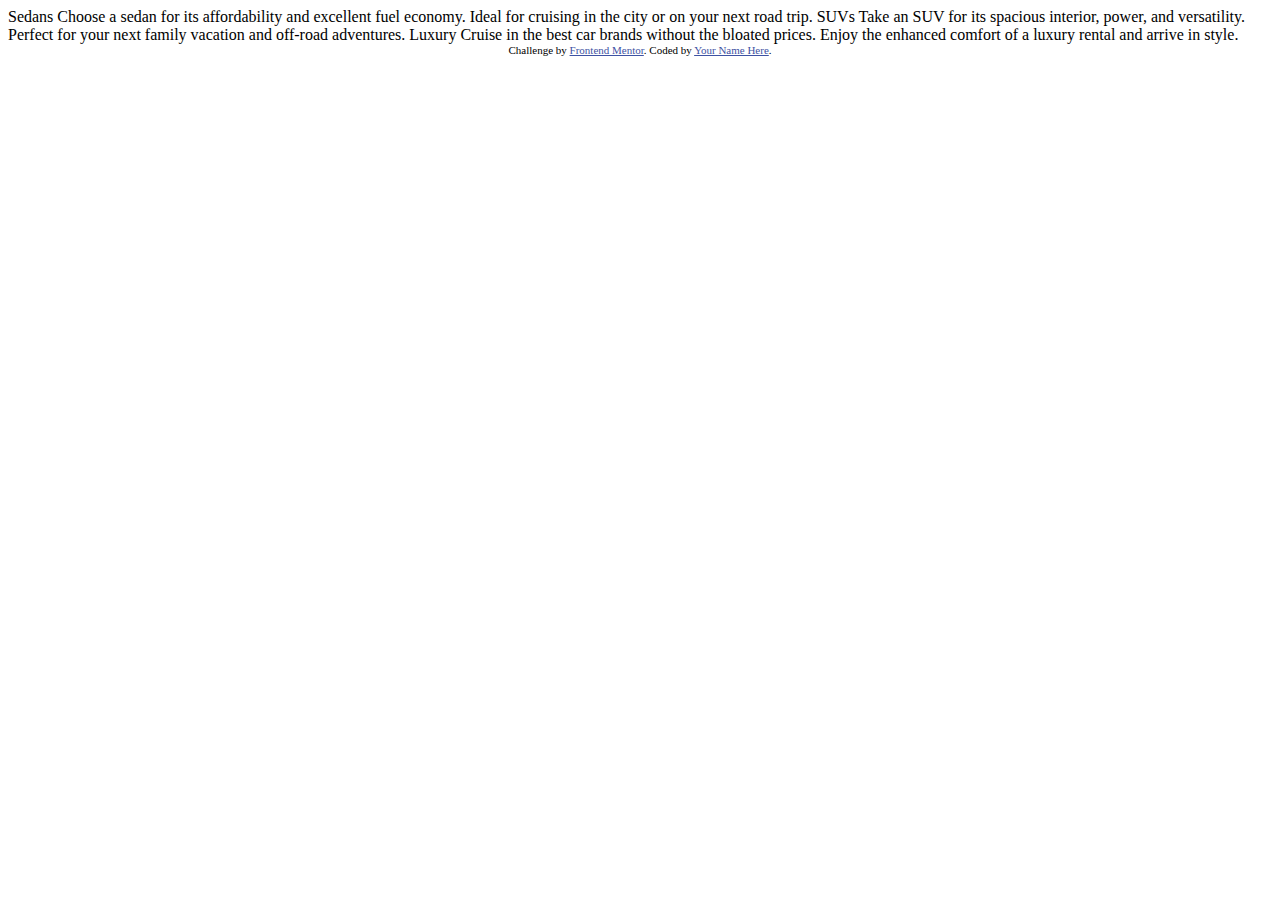
<file: 3-column-preview-card-component-main/index.html>
<!DOCTYPE html>
<html lang="en">
<head>
  <meta charset="UTF-8">
  <meta name="viewport" content="width=device-width, initial-scale=1.0"> <!-- displays site properly based on user's device -->

  <link rel="icon" type="image/png" sizes="32x32" href="./images/favicon-32x32.png">
  
  <title>Frontend Mentor | 3-column preview card component</title>

  <!-- Feel free to remove these styles or customise in your own stylesheet 👍 -->
  <style>
    .attribution { font-size: 11px; text-align: center; }
    .attribution a { color: hsl(228, 45%, 44%); }
  </style>
</head>
<body>
  
  Sedans
  Choose a sedan for its affordability and excellent fuel economy. Ideal for cruising in the city 
  or on your next road trip.

  SUVs
  Take an SUV for its spacious interior, power, and versatility. Perfect for your next family vacation 
  and off-road adventures.

  Luxury
  Cruise in the best car brands without the bloated prices. Enjoy the enhanced comfort of a luxury 
  rental and arrive in style.
  
  <div class="attribution">
    Challenge by <a href="https://www.frontendmentor.io?ref=challenge" target="_blank">Frontend Mentor</a>. 
    Coded by <a href="#">Your Name Here</a>.
  </div>
</body>
</html>
</file>
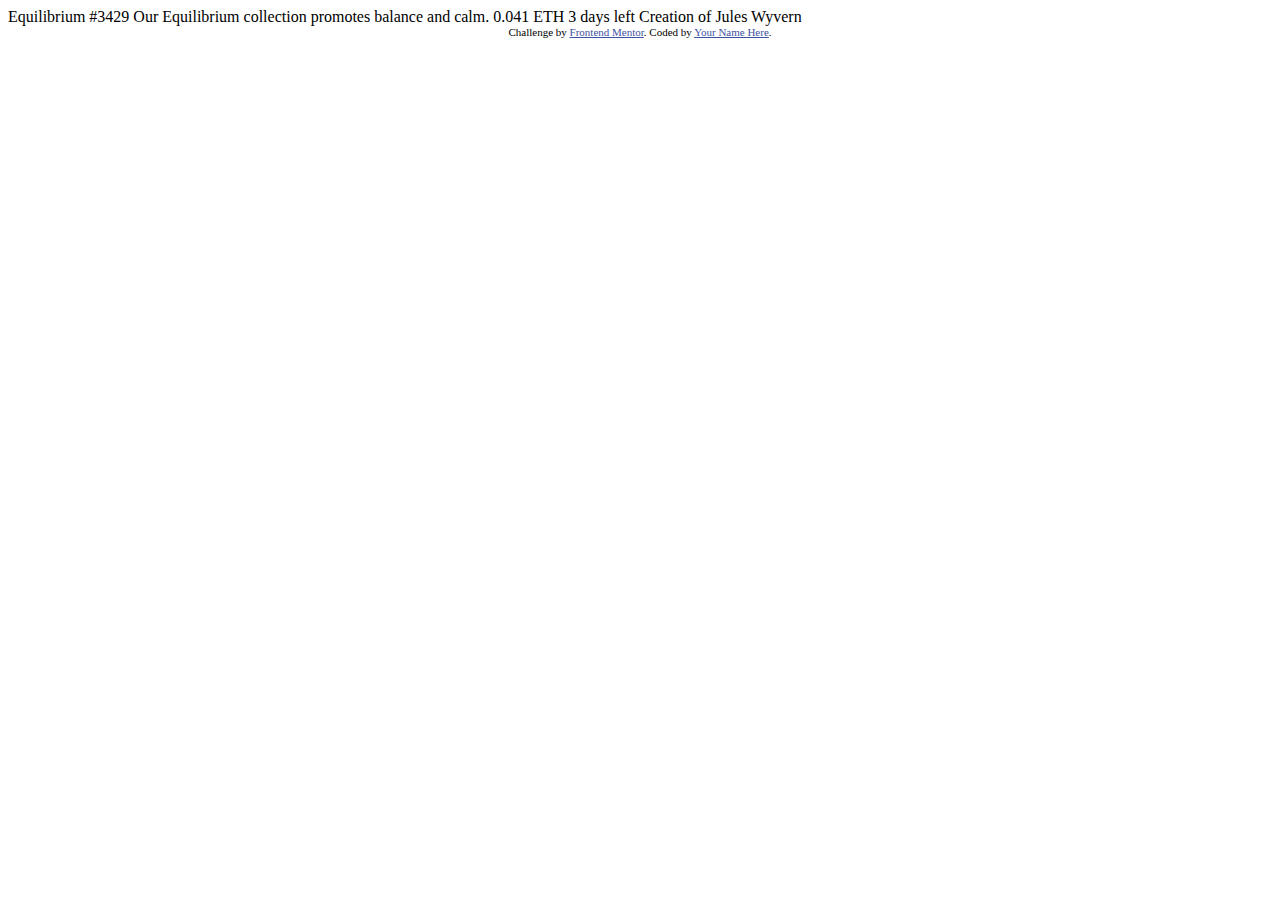
<file: nft-preview-card-component-main/index.html>
<!DOCTYPE html>
<html lang="en">
<head>
  <meta charset="UTF-8">
  <meta name="viewport" content="width=device-width, initial-scale=1.0"> <!-- displays site properly based on user's device -->

  <link rel="icon" type="image/png" sizes="32x32" href="./images/favicon-32x32.png">
  
  <title>Frontend Mentor | NFT preview card component</title>

  <!-- Feel free to remove these styles or customise in your own stylesheet 👍 -->
  <style>
    .attribution { font-size: 11px; text-align: center; }
    .attribution a { color: hsl(228, 45%, 44%); }
  </style>
</head>
<body>

  Equilibrium #3429

  Our Equilibrium collection promotes balance and calm.

  0.041 ETH
  3 days left
  
  Creation of Jules Wyvern

  <div class="attribution">
    Challenge by <a href="https://www.frontendmentor.io?ref=challenge" target="_blank">Frontend Mentor</a>. 
    Coded by <a href="#">Your Name Here</a>.
  </div>
</body>
</html>
</file>
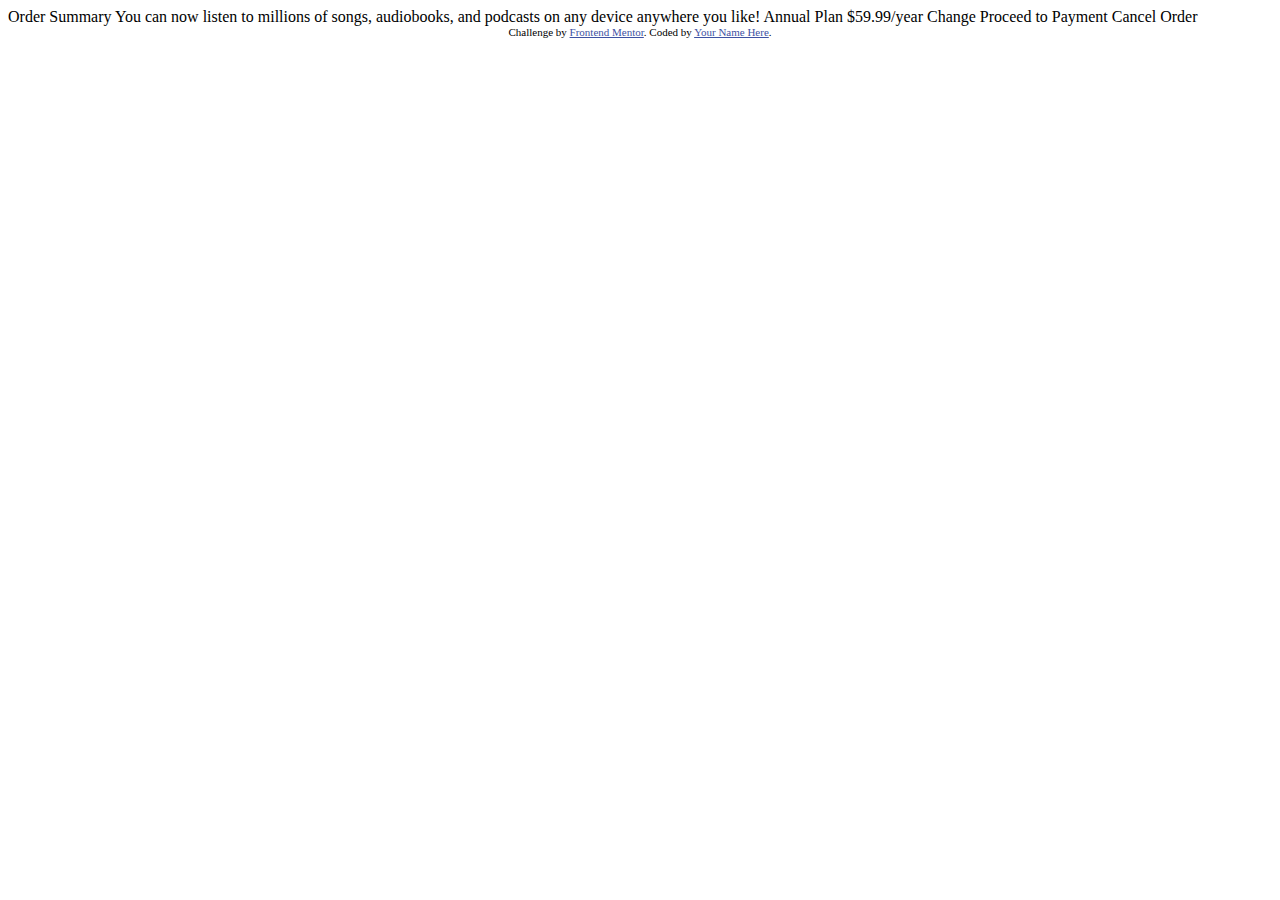
<file: order-summary-component-main/index.html>
<!DOCTYPE html>
<html lang="en">
<head>
  <meta charset="UTF-8">
  <meta name="viewport" content="width=device-width, initial-scale=1.0"> <!-- displays site properly based on user's device -->

  <link rel="icon" type="image/png" sizes="32x32" href="./images/favicon-32x32.png">
  
  <title>Frontend Mentor | Order summary card</title>

  <!-- Feel free to remove these styles or customise in your own stylesheet 👍 -->
  <style>
    .attribution { font-size: 11px; text-align: center; }
    .attribution a { color: hsl(228, 45%, 44%); }
  </style>
</head>
<body>

  Order Summary

  You can now listen to millions of songs, audiobooks, and podcasts on any 
  device anywhere you like!

  Annual Plan
  $59.99/year

  Change

  Proceed to Payment
  Cancel Order
  
  <div class="attribution">
    Challenge by <a href="https://www.frontendmentor.io?ref=challenge" target="_blank">Frontend Mentor</a>. 
    Coded by <a href="#">Your Name Here</a>.
  </div>
</body>
</html>
</file>
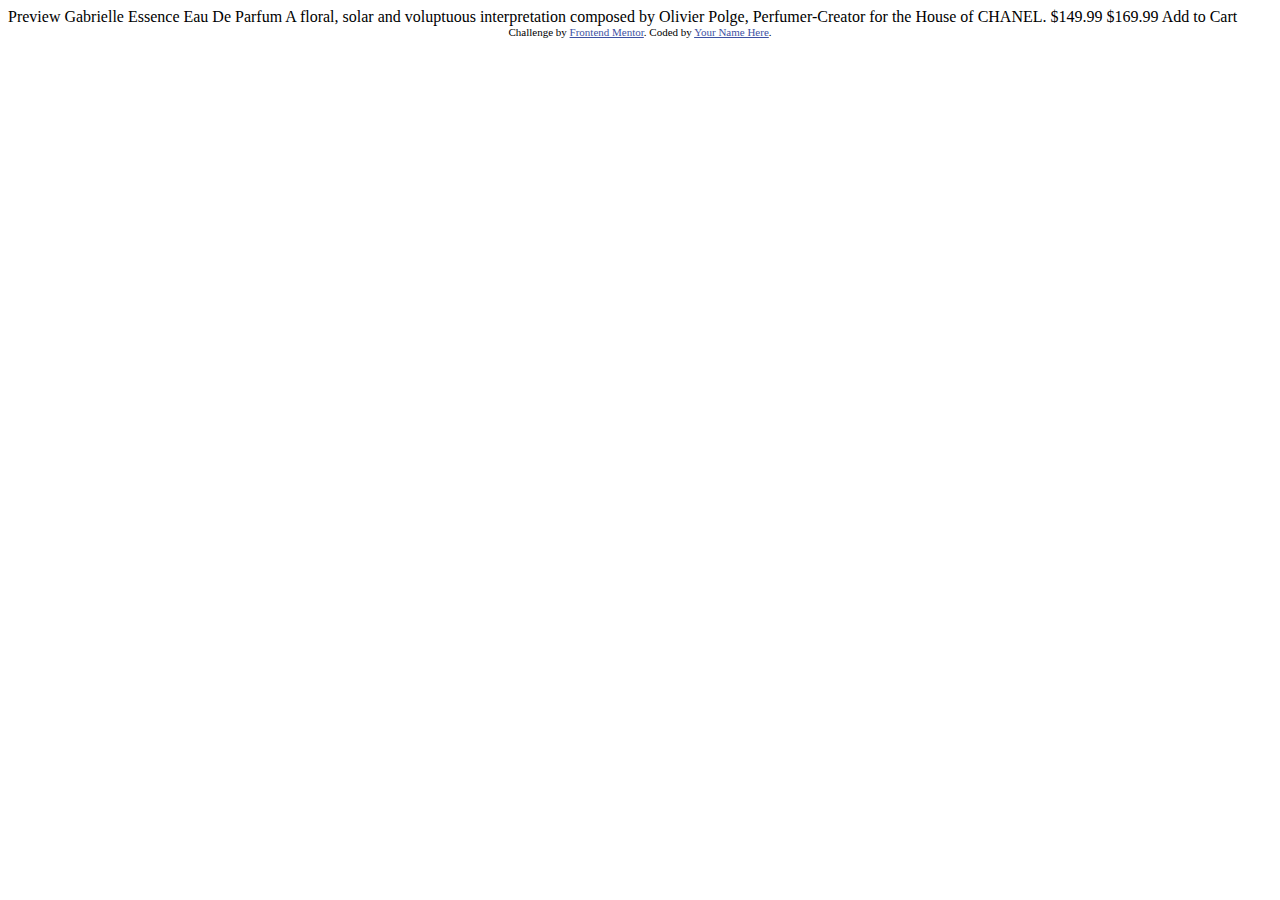
<file: product-preview-card-component-main/index.html>
<!DOCTYPE html>
<html lang="en">
<head>
  <meta charset="UTF-8">
  <meta name="viewport" content="width=device-width, initial-scale=1.0"> <!-- displays site properly based on user's device -->

  <link rel="icon" type="image/png" sizes="32x32" href="./images/favicon-32x32.png">
  
  <title>Frontend Mentor | Product preview card component</title>

  <!-- Feel free to remove these styles or customise in your own stylesheet 👍 -->
  <style>
    .attribution { font-size: 11px; text-align: center; }
    .attribution a { color: hsl(228, 45%, 44%); }
  </style>
</head>
<body>

  Preview

  Gabrielle Essence Eau De Parfum

  A floral, solar and voluptuous interpretation composed by Olivier Polge, 
  Perfumer-Creator for the House of CHANEL.

  $149.99
  $169.99

  Add to Cart
  
  <div class="attribution">
    Challenge by <a href="https://www.frontendmentor.io?ref=challenge" target="_blank">Frontend Mentor</a>. 
    Coded by <a href="#">Your Name Here</a>.
  </div>
</body>
</html>
</file>
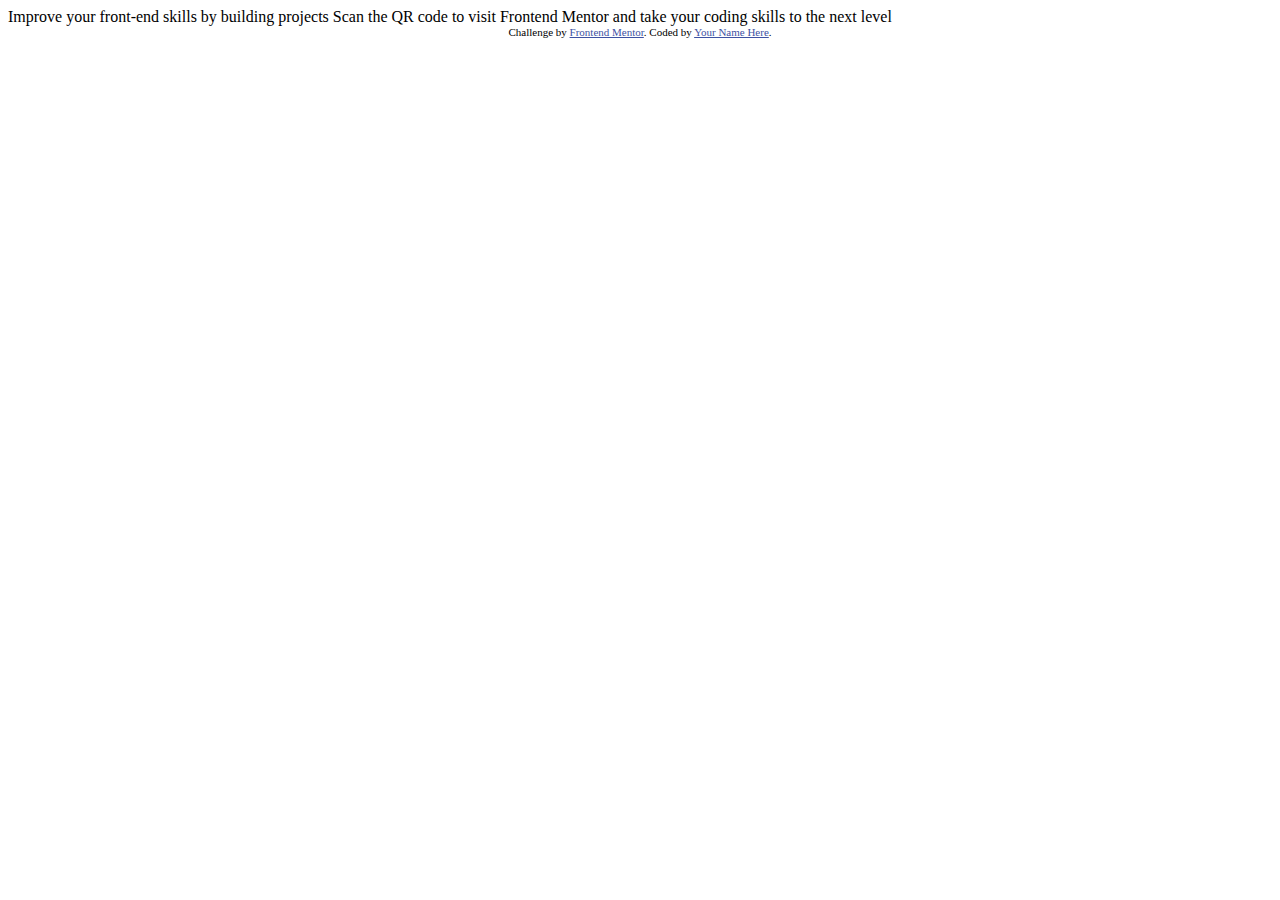
<file: qr-code-component-main/index.html>
<!DOCTYPE html>
<html lang="en">
<head>
  <meta charset="UTF-8">
  <meta name="viewport" content="width=device-width, initial-scale=1.0"> <!-- displays site properly based on user's device -->

  <link rel="icon" type="image/png" sizes="32x32" href="./images/favicon-32x32.png">
  
  <title>Frontend Mentor | QR code component</title>

  <!-- Feel free to remove these styles or customise in your own stylesheet 👍 -->
  <style>
    .attribution { font-size: 11px; text-align: center; }
    .attribution a { color: hsl(228, 45%, 44%); }
  </style>
</head>
<body>

  Improve your front-end skills by building projects

  Scan the QR code to visit Frontend Mentor and take your coding skills to the next level
  
  <div class="attribution">
    Challenge by <a href="https://www.frontendmentor.io?ref=challenge" target="_blank">Frontend Mentor</a>. 
    Coded by <a href="#">Your Name Here</a>.
  </div>
</body>
</html>
</file>
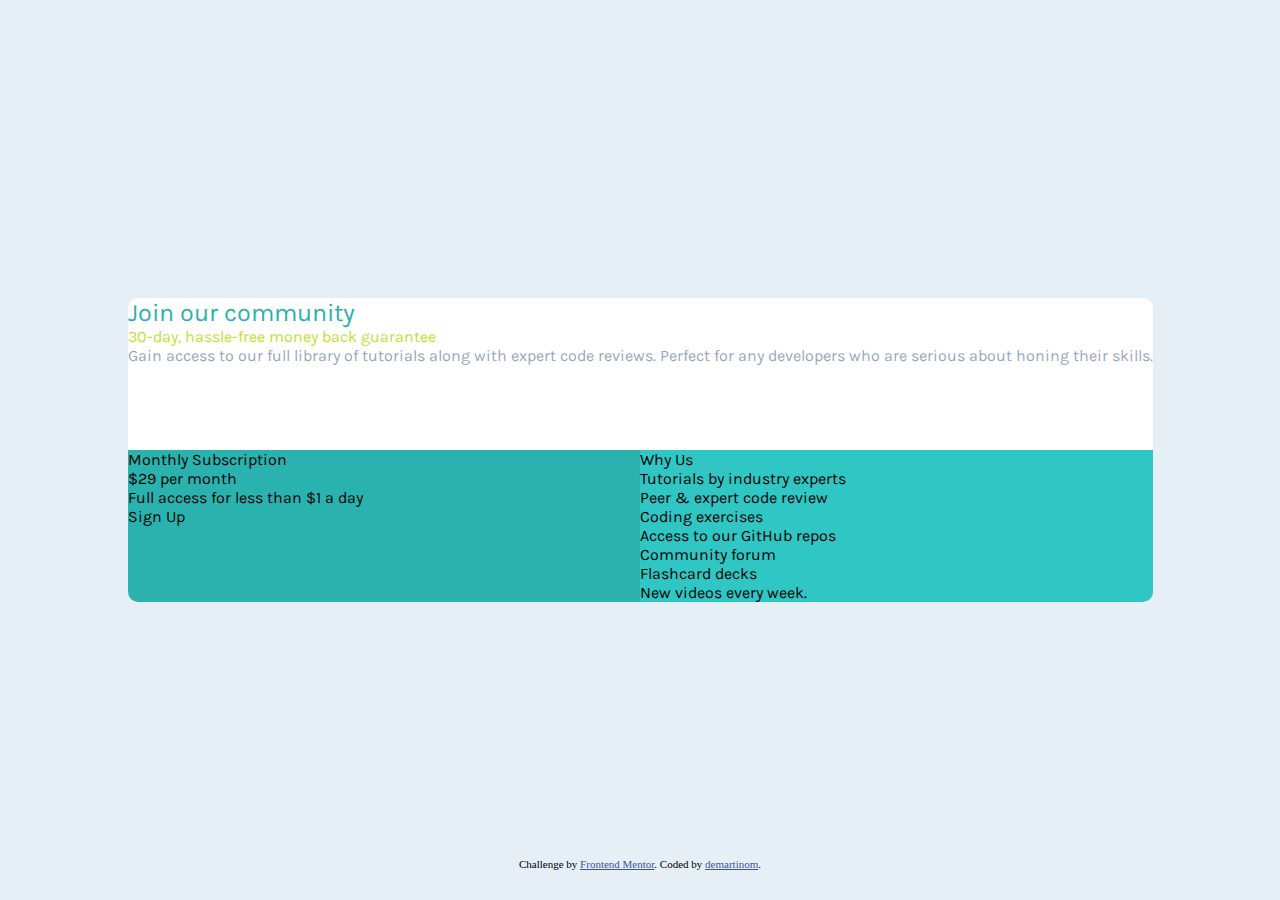
<file: single-price-grid-component-master/index.html>
<!DOCTYPE html>
<html lang="en">
  <head>
    <meta charset="UTF-8" />
    <meta name="viewport" content="width=device-width, initial-scale=1.0" />
    <!-- displays site properly based on user's device -->

    <link
      rel="icon"
      type="image/png"
      sizes="32x32"
      href="./images/favicon-32x32.png"
    />

    <title>Frontend Mentor | Single Price Grid Component</title>
    <link rel="stylesheet" href="CSS_Sass/style.css" />
    <!-- Feel free to remove these styles or customise in your own stylesheet 👍 -->
  </head>
  <body>
    <main>
      <div class="container__main">
        <div class="container__1">
          <p class="header">Join our community</p>
          <p class="sub-header">30-day, hassle-free money back guarantee</p>
          <p class="body">
            Gain access to our full library of tutorials along with expert code
            reviews. Perfect for any developers who are serious about honing
            their skills.
          </p>
        </div>
        <div class="container__2">
          <p class="header">Monthly Subscription</p>
          <p class="price">$29 <span>per month</span></p>
          <p class="body">Full access for less than $1 a day</p>
          <div class="button">Sign Up</div>
        </div>
        <div class="container__3">
          <p class="header">Why Us</p>
          <ul class="list">
            <li>Tutorials by industry experts</li>
            <li>Peer & expert code review</li>
            <li>Coding exercises</li>
            <li>Access to our GitHub repos</li>
            <li>Community forum</li>
            <li>Flashcard decks</li>
            <li>New videos every week.</li>
          </ul>
        </div>
      </div>
    </main>
    <footer>
      <p class="attribution">
        Challenge by
        <a href="https://www.frontendmentor.io?ref=challenge" target="_blank"
          >Frontend Mentor</a
        >. Coded by <a href="#">demartinom</a>.
      </p>
    </footer>
  </body>
</html>
</file>
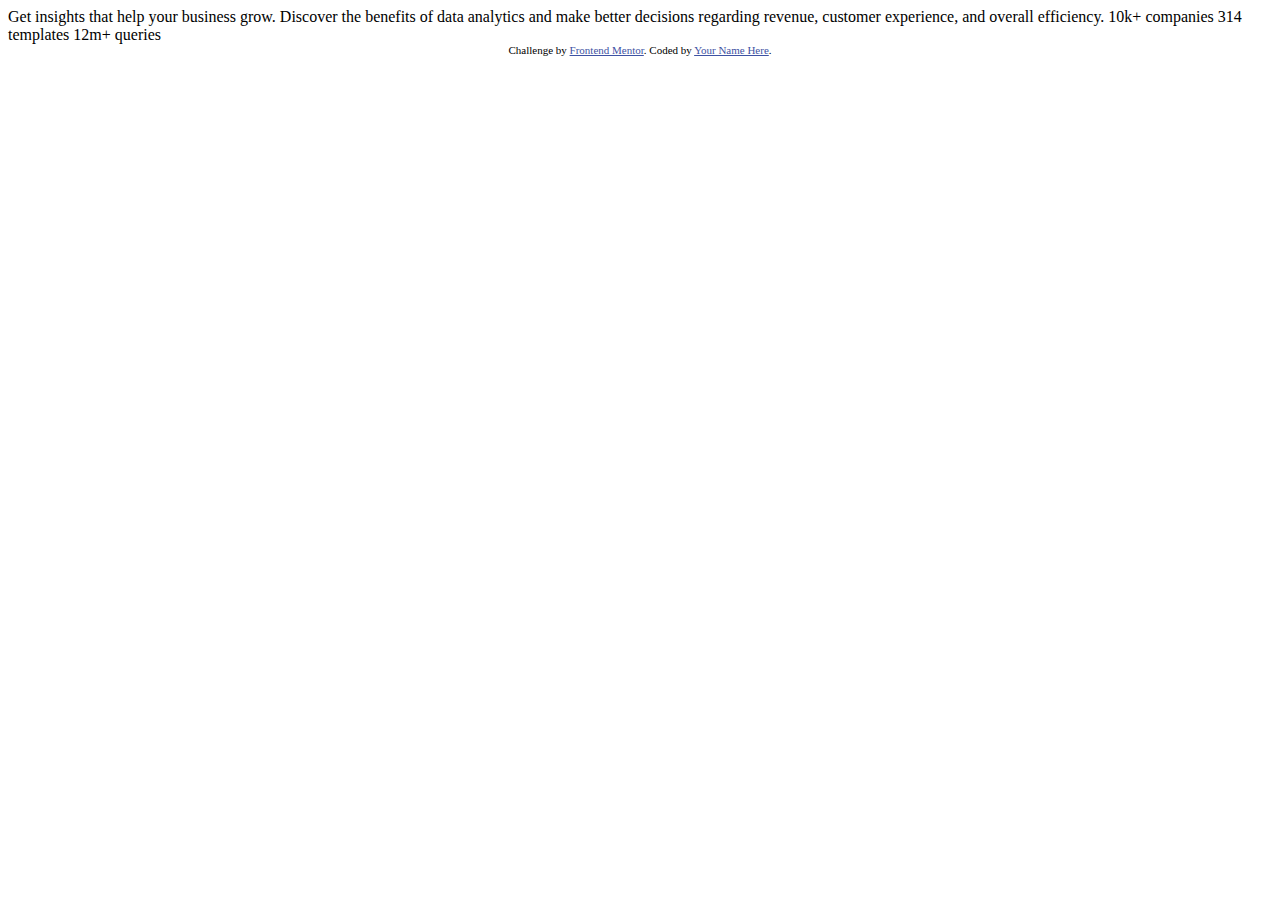
<file: stats-preview-card-component-main/index.html>
<!DOCTYPE html>
<html lang="en">
<head>
  <meta charset="UTF-8">
  <meta name="viewport" content="width=device-width, initial-scale=1.0"> <!-- displays site properly based on user's device -->

  <link rel="icon" type="image/png" sizes="32x32" href="./images/favicon-32x32.png">
  
  <title>Frontend Mentor | Stats preview card component</title>

  <!-- Feel free to remove these styles or customise in your own stylesheet 👍 -->
  <style>
    .attribution { font-size: 11px; text-align: center; }
    .attribution a { color: hsl(228, 45%, 44%); }
  </style>
</head>
<body>

  Get insights that help your business grow.

  Discover the benefits of data analytics and make better decisions regarding revenue, customer 
  experience, and overall efficiency.

  10k+ companies
  314 templates
  12m+ queries

  <div class="attribution">
    Challenge by <a href="https://www.frontendmentor.io?ref=challenge" target="_blank">Frontend Mentor</a>. 
    Coded by <a href="#">Your Name Here</a>.
  </div>
</body>
</html>
</file>
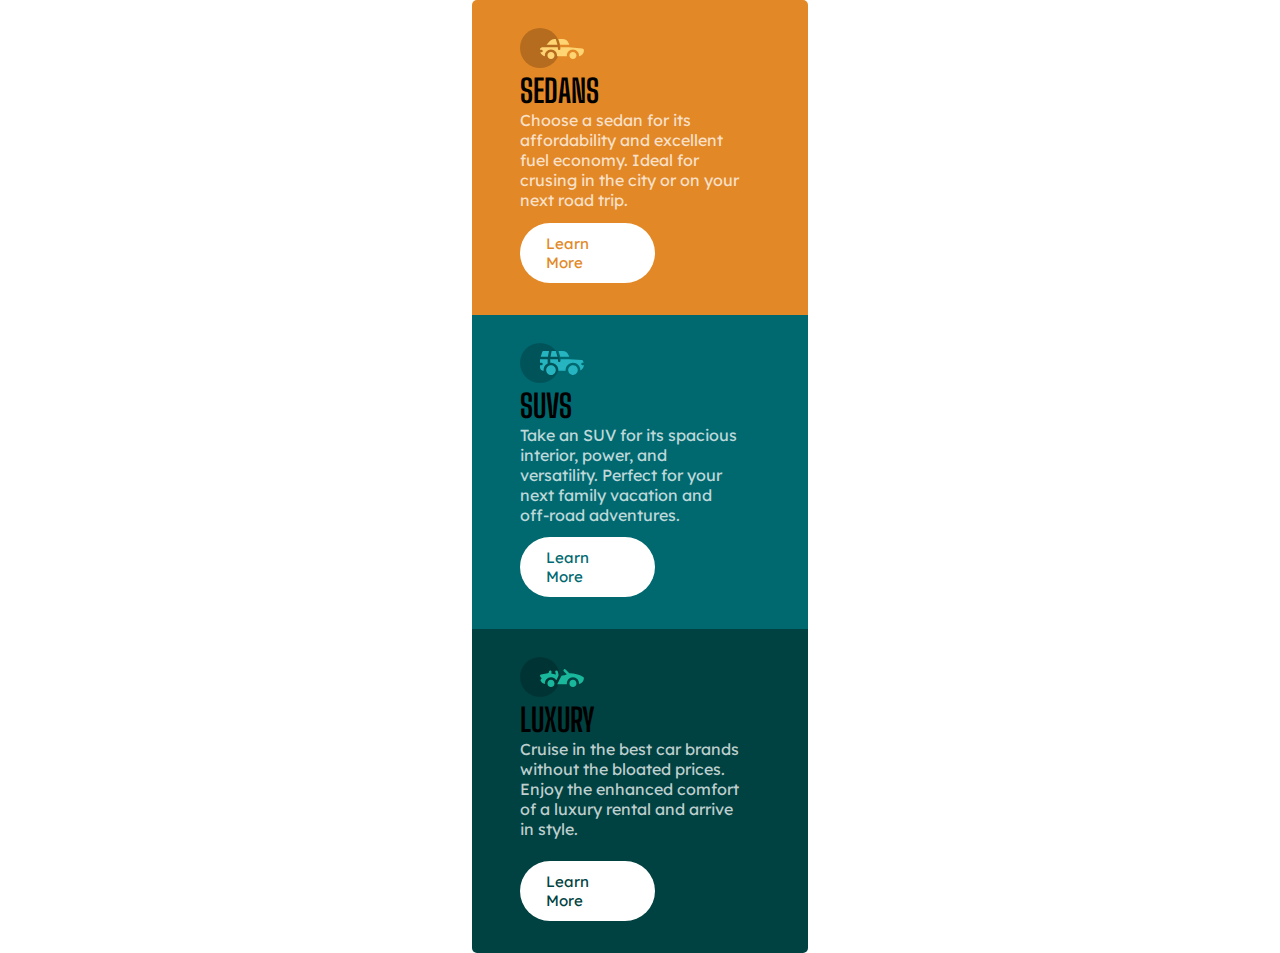
<file: 3-column-preview-card-component-main/my-solution/index.html>
<!DOCTYPE html>
<html lang="en">
  <head>
    <meta charset="UTF-8" />
    <meta http-equiv="X-UA-Compatible" content="IE=edge" />
    <meta name="viewport" content="width=device-width, initial-scale=1.0" />
    <link rel="preconnect" href="https://fonts.googleapis.com" />
    <link rel="preconnect" href="https://fonts.gstatic.com" crossorigin />
    <link
      href="https://fonts.googleapis.com/css2?family=Big+Shoulders+Display:wght@700&family=Lexend+Deca&display=swap"
      rel="stylesheet"
    />
    <link rel="stylesheet" href="sass/css/style.css" />
    <title>3 Column Preview Card</title>
  </head>
  <body>
    <div class="container">
      <div class="box bg-orange">
        <div class="box__svg">
          <img src="images/icon-sedans.svg" alt="">
        </div>
        <div class="car-type">
          <h1>SEDANS</h1>
        </div>
        <div class="car-description">
          <p>
            Choose a sedan for its affordability and excellent fuel economy.
            Ideal for crusing in the city or on your next road trip.
          </p>
        </div>
        <div class="button"><p>Learn More</p></div>
      </div>
      <div class="box bg-cyan">
        <div class="box__svg">
          <img src="images/icon-suvs.svg" alt="">
        </div>
        <div class="car-type">
          <h1>SUVS</h1>
        </div>
        <div class="car-description">
          <p>
            Take an SUV for its spacious interior, power, and versatility.
            Perfect for your next family vacation and off-road adventures.
          </p>
        </div>
        <div class="button"><p>Learn More</p></div>
      </div>
      <div class="box bg-dark-cyan">
        <div class="box__svg">
          <img src="images/icon-luxury.svg" alt="">
        </div>
        <div class="car-type">
          <h1>LUXURY</h1>
        </div>
        <div class="car-description">
          <p>
            Cruise in the best car brands without the bloated prices. Enjoy the
            enhanced comfort of a luxury rental and arrive in style.
          </p>
        </div>
        <div class="button"><p>Learn More</p></div>
      </div>
    </div>
  </body>
</html>
</file>
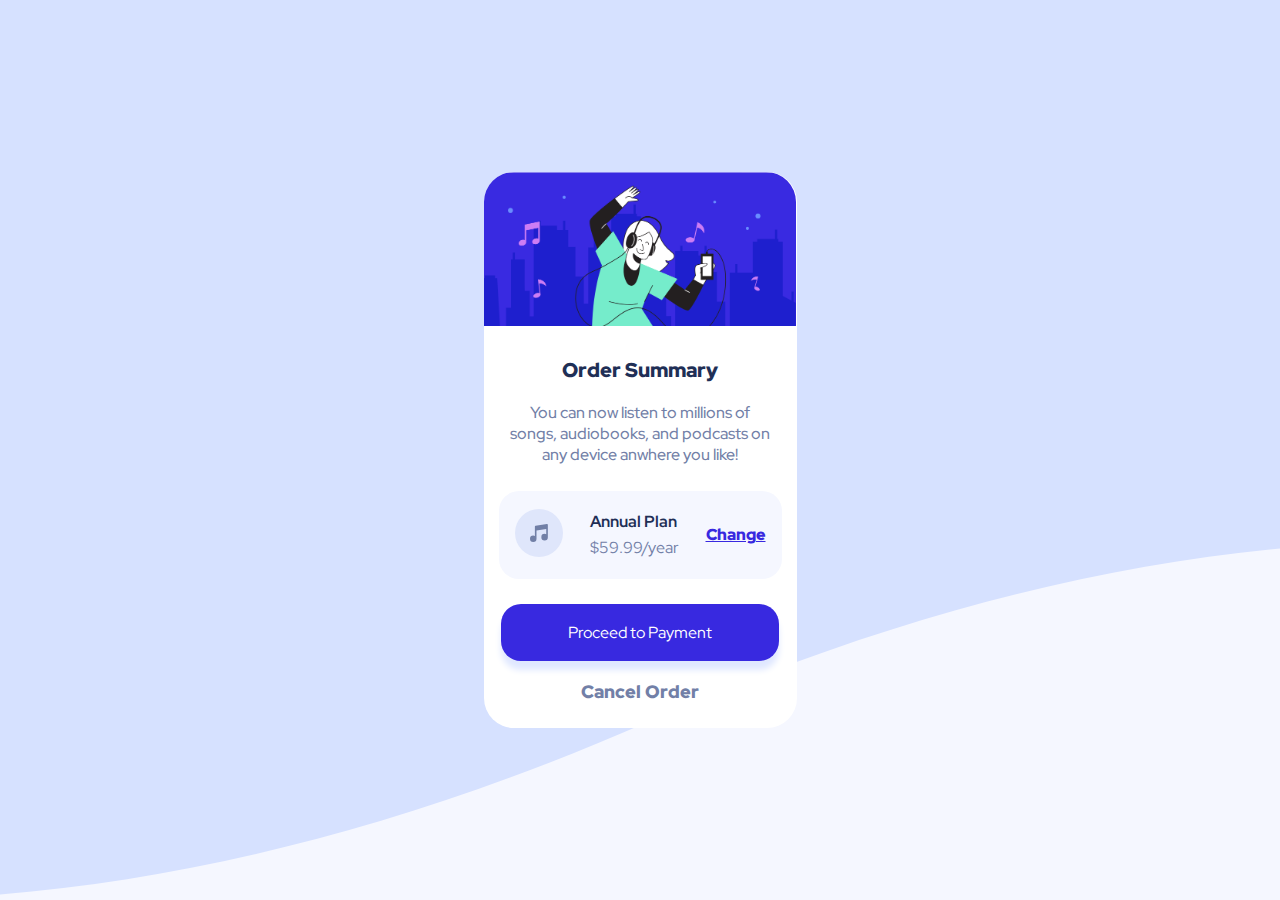
<file: order-summary-component-main/My-Solution/index.html>
<!DOCTYPE html>
<html lang="en">
  <head>
    <meta charset="UTF-8" />
    <meta http-equiv="X-UA-Compatible" content="IE=edge" />
    <meta name="viewport" content="width=device-width, initial-scale=1.0" />
    <link rel="preconnect" href="https://fonts.googleapis.com" />
    <link rel="preconnect" href="https://fonts.gstatic.com" crossorigin />
    <link
      href="https://fonts.googleapis.com/css2?family=Red+Hat+Display:wght@500;700;900&display=swap"
      rel="stylesheet"
    />
    <link rel="stylesheet" href="style.css" />
    <title>Order Summary</title>
  </head>
  <body>
    <div class="component__container">
      <div class="component__illustration">
        <img
          src="images/Screen Shot 2022-06-29 at 2.19.23 PM.png"
          alt="Hero Image"
        />
      </div>
      <div class="component__title component-text">
        <p>Order Summary</p>
      </div>
      <div class="component__paragraph-mobile component-text">
        You can now listen to millions of <br />
        songs, audiobooks, and podcasts on <br />
        any device anwhere you like!
      </div>
      <div class="component__paragraph-desktop component-text">
        You can now listen to millions of 
        songs, <br /> audiobooks, and podcasts on 
        any device <br /> anwhere you like!
      </div>
      <div class="component__plan_button">
        <div class="component__plan_button_icon button">
          <img src="images/icon-music.svg" alt="" />
        </div>
        <div class="component__plan_button_text">
          <div class="component__plan_button_annual component-text">
            <p>Annual Plan</p>
          </div>
          <div class="component__plan_button_time component-text">
            <p>$59.99/year</p>
          </div>
        </div>
        <div class="component__plan_button_change component-text">Change</div>
      </div>
      <div class="component__proceed_button button">
        <div class="component__proceed_button_text component-text">
          Proceed to Payment
        </div>
      </div>
      <div class="component__cancel component-text">Cancel Order</div>
    </div>
  </body>
</html>
</file>
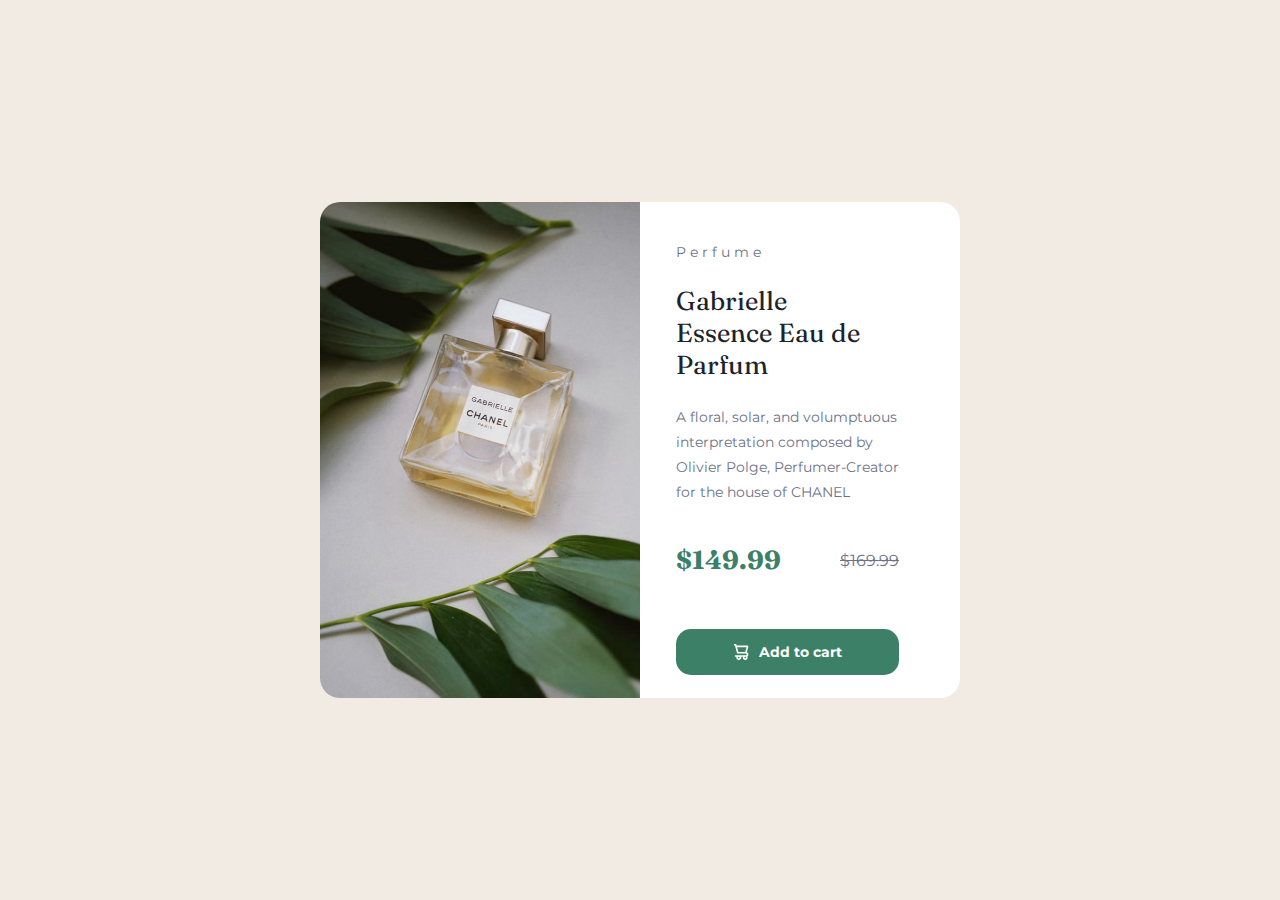
<file: product-preview-card-component-main/My-Solution/index.html>
<!DOCTYPE html>
<html lang="en">
  <head>
    <meta charset="UTF-8" />
    <meta http-equiv="X-UA-Compatible" content="IE=edge" />
    <meta name="viewport" content="width=device-width, initial-scale=1.0" />
    <link rel="preconnect" href="https://fonts.googleapis.com" />
    <link rel="preconnect" href="https://fonts.gstatic.com" crossorigin />
    <link
      href="https://fonts.googleapis.com/css2?family=Montserrat:wght@400;700&display=swap"
      rel="stylesheet"
    />
    <link
      href="https://fonts.googleapis.com/css2?family=Fraunces:wght@700&display=swap"
      rel="stylesheet"
    />
    <link rel="stylesheet" href="style.css" />
    <title>Product Preview Card</title>
  </head>
  <body>
    <div class="card__container">
      <img
        class="card__container_img"
        src="images/image-product-desktop.jpg"
        alt="Perfume Bottle"
      />
      <div class="card__container_writing">
        <p class="card__container_writing_head">Perfume</p>
        <p class="card__container_writing_title">
          Gabrielle <br />
          Essence Eau de <br />
          Parfum
        </p>
        <p class="card__container_writing_body-desktop">
          A floral, solar, and volumptuous <br />
          interpretation composed by <br />
          Olivier Polge, Perfumer-Creator <br />
          for the house of CHANEL
        </p>
        <p class="card__container_writing_body-mobile">
          A floral, solar, and volumptuous interpretation <br />
          composed by Olivier Polge, Perfumer<br />-Creator for the house of
          CHANEL
        </p>
        <div class="card__container_writing_price">
          <p class="card__container_writing_price_current">$149.99</p>
          <p class="card__container_writing_price_past">$169.99</p>
        </div>
        <div class="card__container_writing_button">
          <svg
            class="card__container_writing_button_svg"
            width="15"
            height="16"
            xmlns="http://www.w3.org/2000/svg"
          >
            <path
              d="M14.383 10.388a2.397 2.397 0 0 0-1.518-2.222l1.494-5.593a.8.8 0 0 0-.144-.695.8.8 0 0 0-.631-.28H2.637L2.373.591A.8.8 0 0 0 1.598 0H0v1.598h.983l1.982 7.4a.8.8 0 0 0 .799.59h8.222a.8.8 0 0 1 0 1.599H1.598a.8.8 0 1 0 0 1.598h.943a2.397 2.397 0 1 0 4.507 0h1.885a2.397 2.397 0 1 0 4.331-.376 2.397 2.397 0 0 0 1.12-2.021ZM11.26 7.99H4.395L3.068 3.196h9.477L11.26 7.991Zm-6.465 6.392a.8.8 0 1 1 0-1.598.8.8 0 0 1 0 1.598Zm6.393 0a.8.8 0 1 1 0-1.598.8.8 0 0 1 0 1.598Z"
              fill="#FFF"
            />
          </svg>
          <p class="card__container_writing_button_text">Add to cart</p>
        </div>
      </div>
    </div>
  </body>
</html>
</file>
<file: single-price-grid-component-master/CSS_Sass/style.css>
@import url("https://fonts.googleapis.com/css2?family=Karla:wght@400;700&display=swap");
* {
  box-sizing: border-box;
  margin: 0;
  padding: 0;
}

body {
  background: hsl(204deg, 43%, 93%);
  display: flex;
  height: 100vh;
  flex-direction: column;
  justify-content: center;
  align-items: center;
}

main {
  font-family: "Karla", sans-serif;
}

.container__main {
  display: grid;
  grid-template-columns: repeat(2, 1fr);
  grid-template-rows: repeat(2, 1fr);
  gap: 0px 0px;
}
.container__main .container__1 {
  grid-area: 1/1/2/3;
  background: #fff;
  border-radius: 10px 10px 0 0;
}
.container__main .container__1 .header {
  color: hsl(179deg, 62%, 43%);
  font-size: 25px;
}
.container__main .container__1 .sub-header {
  color: hsl(71deg, 73%, 54%);
}
.container__main .container__1 .body {
  color: hsl(218deg, 22%, 67%);
}
.container__main .container__2 {
  grid-area: 2/1/3/2;
  background: hsl(179deg, 62%, 43%);
  border-radius: 0 0 0 10px;
}
.container__main .container__3 {
  grid-area: 2/2/3/3;
  background: #2fc6c4;
  border-radius: 0 0 10px 0;
}
.container__main .container__3 li {
  list-style: none;
}

footer {
  position: absolute;
  bottom: 30px;
}
footer .attribution {
  font-size: 11px;
  text-align: center;
}
footer .attribution a {
  color: hsl(228deg, 45%, 44%);
}
</file>
<file: 3-column-preview-card-component-main/my-solution/sass/css/style.css>
/* For paragraphs */
/* Background, headings, buttons */
* {
  box-sizing: border-box;
  margin: 0;
  padding: 0;
}

body {
  display: flex;
  flex-direction: column;
  justify-content: center;
  align-items: center;
}

.container {
  display: flex;
  flex-direction: column;
}

.box {
  max-width: 336px;
  padding-left: 48px;
  padding-right: 65px;
  padding-top: 28px;
  padding-bottom: 32px;
}
.box .car-description {
  color: hsla(0deg, 0%, 100%, 0.75);
  font-family: "Lexend Deca", sans-serif;
  font-weight: 400;
}
.box.bg-orange {
  background: hsl(31deg, 77%, 52%);
  border-radius: 5px 5px 0px 0px;
}
.box.bg-orange .car-description {
  margin-bottom: 13px;
}
.box.bg-orange .button {
  color: hsl(31deg, 77%, 52%);
}
.box.bg-cyan {
  background: hsl(184deg, 100%, 22%);
}
.box.bg-cyan .car-description {
  margin-bottom: 12px;
}
.box.bg-cyan .button {
  color: hsl(184deg, 100%, 22%);
}
.box.bg-dark-cyan {
  background: hsl(179deg, 100%, 13%);
  border-radius: 0px 0px 5px 5px;
}
.box.bg-dark-cyan .car-description {
  margin-bottom: 22px;
}
.box.bg-dark-cyan .button {
  color: hsl(179deg, 100%, 13%);
}

.car-type {
  font-family: "Big Shoulders Display", cursive;
  font-weight: 700;
}

.button {
  background: #fff;
  border-radius: 30px;
  padding: 11px 26px;
  font-family: "Lexend Deca", sans-serif;
  max-width: 135px;
  font-size: 15px;
}
</file>
<file: order-summary-component-main/My-Solution/style.css>
* {
  box-sizing: border-box;
  margin: 0;
  padding: 0;
}
:root {
  --paleblue: hsl(225, 100%, 94%);
  --brightblue: hsl(245, 75%, 52%);
  --verypaleblue: hsl(225, 100%, 98%);
  --desaturatedblue: hsl(224, 23%, 55%);
  --darkblue: hsl(223, 47%, 23%);
}
body {
  display: flex;
  justify-content: center;
  align-items: center;
  height: 100vh;
  background-color: var(--verypaleblue);
  background-image: url(images/pattern-background-mobile.svg);
  background-position: center;
  background-repeat: no-repeat; 
  background-size: cover;
}
.component__container {
  display: flex;
  flex-direction: column;
  justify-content: center;
  align-items: center;
  max-width: 313px;
  max-height: 583px;
  border-radius: 30px;
  background: #fff;
}
.component__illustration img {
  max-width: 313px;
  border-radius: 30px 30px 0px 0px;
  margin-bottom: 27px;
}
.component-text {
  font-family: "Red Hat Display", sans-serif;
  color: var(--darkblue);
  font-size: 16px;
}
.component__title {
  font-weight: 900;
  margin-bottom: 19px;
  font-size: 20px;
}
.component__paragraph-mobile {
  color: var(--desaturatedblue);
  font-weight: 500;
  text-align: center;
  margin-bottom: 26px;
}
.component__paragraph-desktop {
  color: var(--desaturatedblue);
  font-weight: 500;
  text-align: center;
  margin-bottom: 26px;
}
.component__plan_button {
  display: flex;
  flex-direction: row;
  background: var(--verypaleblue);
  border-radius: 20px;
  padding: 18px 16px;
  gap: 27px;
  align-items: center;
  margin-bottom: 25px;
}

.component__plan_button_annual {
  font-weight: 700;
  margin-bottom: 5px;
}
.component__plan_button_time {
  color: var(--desaturatedblue);
}
.component__plan_button_change {
  color: var(--brightblue);
  font-weight: 900;
  text-decoration: underline;
}
.component__plan_button_change:hover {
  cursor: pointer;
  color: hsl(245, 65%, 70%);
}
.component__proceed_button {
  background-color: var(--brightblue);
  padding: 18px 67px;
  border-radius: 20px;
  box-shadow: 0px 9px 6px #e0e8ff;
  margin-bottom: 19px;
}
.component__proceed_button_text {
  color: #fff;
}
.component__cancel {
  margin-bottom: 25px;
  color: var(--desaturatedblue);
  font-weight: 900;
  font-size: 18px;
}
.component__proceed_button:hover {
  cursor: pointer;
  background: hsl(245, 65%, 70%);
}
.component__cancel:hover {
  cursor: pointer;
  color: var(--darkblue);
}
@media (max-width: 1439px) {
  .component__paragraph-desktop {
    display: none;
  }
}
@media (min-width: 1440px) {
  body {
    background-image: url(images/pattern-background-desktop.svg);
  }
  .component__container {
    min-width: 400px;
    box-shadow: 0px 9px 6px #d3ddfa;
  }
  .component__illustration img {
    min-width: 400px;
  }
  .component__paragraph-mobile {
    display: none;
  }
  .component__plan_button {
    padding: 18px 40px;
  }
  .component__proceed_button {
    padding: 18px 90px;
  }
}
</file>
<file: product-preview-card-component-main/My-Solution/style.css>
* {
  box-sizing: border-box;
  margin: 0;
  padding: 0;
}
:root {
  --darkcyan: hsl(158, 36%, 37%);
  --cream: hsl(30, 38%, 92%);
  --verydarkblue: hsl(212, 21%, 14%);
  --darkgrayishblue: hsl(228, 12%, 48%);
  --white: #fff;
  --montserrat: "Montserrat", sans-serif;
  --fraunces: "Fraunces", serif;
}
body {
  height: 100vh;
  display: flex;
  justify-content: center;
  align-items: center;
  background: var(--cream);
}
.card__container {
  background: var(--white);
  width: 640px;
  height: 496px;
  border-radius: 20px;
  display: flex;
  flex-direction: row;
}
.card__container_img {
  width: 320px;
  height: 496px;
  border-radius: 20px 0px 0px 20px;
}
.card__container_writing {
  margin-left: 36px;
}
.card__container_writing_head {
  font-family: var(--montserrat);
  color: var(--darkgrayishblue);
  font-size: 14px;
  letter-spacing: 0.29em;
  margin-top: 41px;
}
.card__container_writing_title {
  font-family: var(--fraunces);
  color: var(--verydarkblue);
  font-size: 26px;
  margin-top: 24px;
  margin-bottom: 24px;
}
.card__container_writing_body-desktop {
  color: var(--darkgrayishblue);
  font-family: var(--montserrat);
  font-size: 14px;
  margin-bottom: 39px;
  line-height: 25px;
}
.card__container_writing_body-mobile {
  display: none;
  color: var(--darkgrayishblue);
  font-family: var(--montserrat);
  font-size: 12px;
  margin-bottom: 39px;
  line-height: 25px;
}
.card__container_writing_price {
  display: flex;
  flex-direction: row;
  align-items: center;
  justify-content: space-between;
  margin-bottom: 53px;
}
.card__container_writing_price_current {
  color: var(--darkcyan);
  font-family: var(--fraunces);
  font-weight: 700;
  font-size: 26px;
}
.card__container_writing_button {
  background: var(--darkcyan);
  display: flex;
  flex-direction: row;
  justify-content: center;
  align-items: center;
  border-radius: 15px;
  padding: 14px 50px;
  gap: 10px;
}
.card__container_writing_button:hover{
    cursor: pointer;
    background: hsl(158, 36%, 18%);
}
.card__container_writing_price_past {
  font-family: var(--montserrat);
  color: var(--darkgrayishblue);
  text-decoration-line: line-through;
}
.card__container_writing_button_text {
  color: var(--white);
  font-family: var(--montserrat);
  font-weight: 700;
  font-size: 14px;
}
@media (max-width: 390px) {
  body {
    flex-direction: column;
  }
  .card__container {
    width: calc(317px + 20px);
    height: 686px;
    flex-direction: column;
  }
  .card__container_img {
    src: url(/product-preview-card-component-main/My-Solution/images/image-product-mobile.jpg);
    width: 337px;
    height: 256px;
    margin-bottom: 0px;
    border-radius: 20px 20px 0px 0px;
    object-fit: cover;
  }
  .card__container_writing_head {
    margin-bottom: 10px;
    margin-top: 20px;
  }
  .card__container_writing_title {
    margin-bottom: 18.78px;
  }
  .card__container_writing_body {
    margin-bottom: 30px;
    font-size: 12px;
  }
  .card__container_writing_price {
    margin-bottom: 18.35px;
    margin-right: 40px;
  }
  .card__container_writing_button {
    width: 283px;
    margin-bottom: 47px;
  }
  .card__container_writing_body-desktop {
    display: none;
  }
  .card__container_writing_body-mobile {
    display: inline-block;
  }
}
</file>
